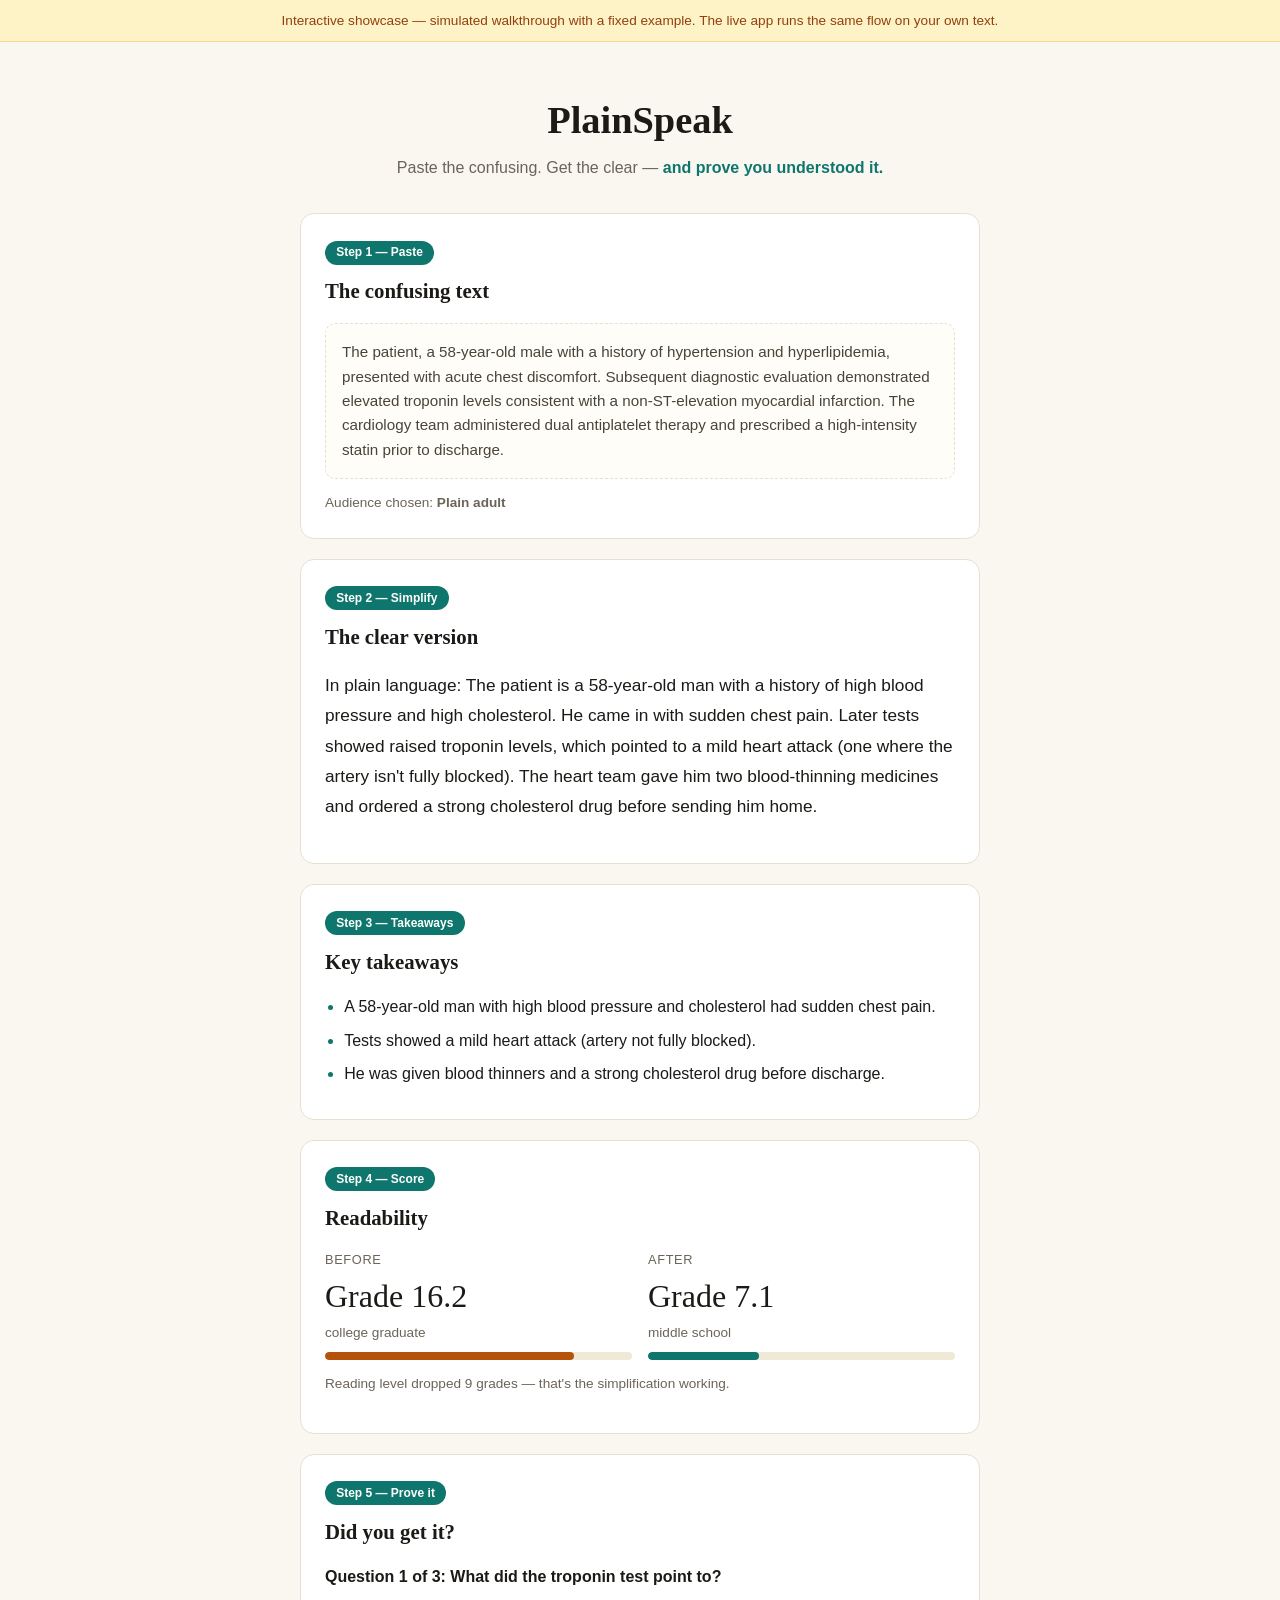
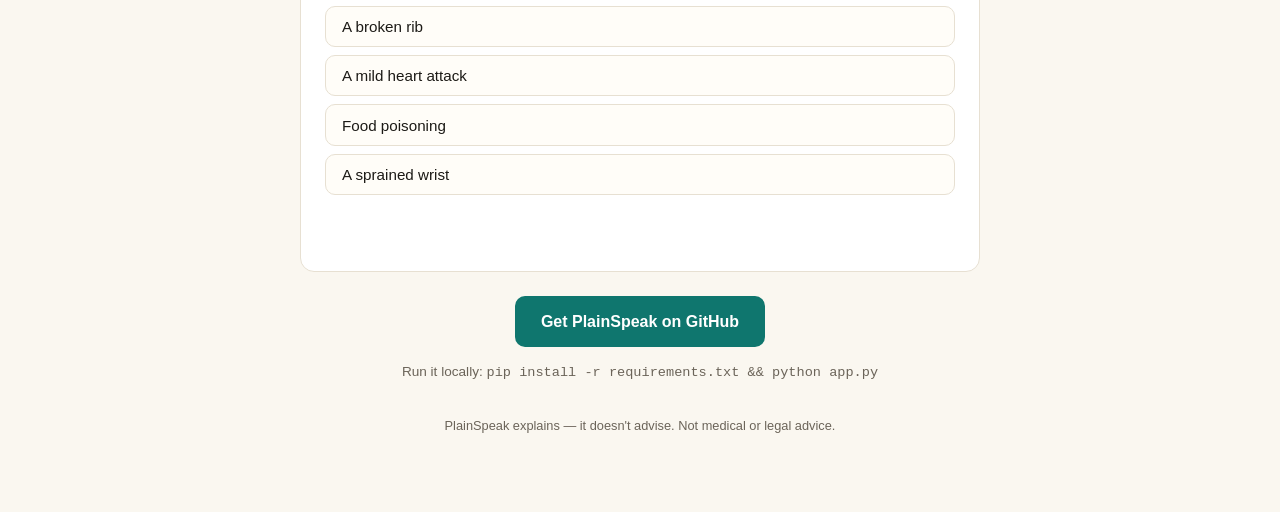
<file: demo/index.html>
<!DOCTYPE html>
<html lang="en">
<head>
<meta charset="utf-8">
<meta name="viewport" content="width=device-width, initial-scale=1">
<title>PlainSpeak — Interactive Showcase (simulated)</title>
<style>
  :root { --paper:#faf7f0; --ink:#1c1a16; --muted:#6b6459; --teal:#0f766e; --card:#fff; --line:#e7e0d2; --amber-bg:#fef3c7; }
  * { box-sizing:border-box; }
  body { margin:0; background:var(--paper); color:var(--ink);
    font-family:-apple-system,BlinkMacSystemFont,"Segoe UI",Roboto,Helvetica,Arial,sans-serif; line-height:1.6; }
  .column { max-width:720px; margin:0 auto; padding:2rem 1.25rem 4rem; }
  .sim-banner { background:var(--amber-bg); color:#92400e; text-align:center; font-size:.85rem;
    padding:.6rem 1rem; border-bottom:1px solid #f5d78e; }
  h1 { font-family:Georgia,serif; font-size:2.4rem; text-align:center; margin:1rem 0 .25rem; }
  .tagline { text-align:center; color:var(--muted); margin:0 0 2rem; }
  .card { background:var(--card); border:1px solid var(--line); border-radius:14px; padding:1.5rem; margin-bottom:1.25rem; }
  .card h2 { font-family:Georgia,serif; font-size:1.3rem; margin:0 0 1rem; }
  .dense { background:#fffdf8; border:1px dashed var(--line); border-radius:10px; padding:1rem; font-size:.95rem; color:#4a4438; }
  .simplified { font-size:1.08rem; line-height:1.75; }
  .takeaways { margin:0; padding-left:1.2rem; } .takeaways li { margin-bottom:.5rem; }
  .takeaways li::marker { color:var(--teal); }
  .scores { display:grid; grid-template-columns:1fr 1fr; gap:1rem; }
  .score-label { display:block; font-size:.8rem; color:var(--muted); text-transform:uppercase; letter-spacing:.05em; }
  .score-grade { font-family:Georgia,serif; font-size:2rem; }
  .score-sub { display:block; font-size:.85rem; color:var(--muted); }
  .bar { height:8px; background:#f0e9d8; border-radius:999px; margin-top:.5rem; overflow:hidden; }
  .bar-fill { height:100%; border-radius:999px; }
  .before { background:#b45309; width:81%; } .after { background:var(--teal); width:36%; }
  .quiz-opt { display:block; width:100%; text-align:left; border:1px solid var(--line); background:#fffdf8;
    border-radius:10px; padding:.7rem 1rem; font-size:.95rem; cursor:pointer; margin-bottom:.5rem; color:var(--ink); }
  .quiz-opt:hover:not(:disabled) { border-color:var(--teal); }
  .quiz-opt:disabled { cursor:default; }
  .quiz-opt.correct { border-color:#15803d; background:#f0fdf4; }
  .quiz-opt.wrong { border-color:#b91c1c; background:#fef2f2; }
  .quiz-feedback { font-size:.9rem; min-height:1.6em; }
  .good { color:#15803d; } .bad { color:#b91c1c; }
  .step { display:inline-block; background:var(--teal); color:#fff; font-size:.75rem; font-weight:700;
    border-radius:999px; padding:.15rem .7rem; margin-bottom:.6rem; }
  footer { text-align:center; color:var(--muted); font-size:.8rem; margin-top:2rem; }
  .cta { text-align:center; margin-top:1.5rem; }
  .cta a { display:inline-block; background:var(--teal); color:#fff; text-decoration:none;
    border-radius:10px; padding:.8rem 1.6rem; font-weight:700; }
</style>
</head>
<body>
<div class="sim-banner">Interactive showcase — simulated walkthrough with a fixed example. The live app runs the same flow on your own text.</div>
<main class="column">
  <h1>PlainSpeak</h1>
  <p class="tagline">Paste the confusing. Get the clear — <strong style="color:var(--teal)">and prove you understood it.</strong></p>

  <div class="card">
    <span class="step">Step 1 — Paste</span>
    <h2>The confusing text</h2>
    <div class="dense">The patient, a 58-year-old male with a history of hypertension and hyperlipidemia, presented with acute chest discomfort. Subsequent diagnostic evaluation demonstrated elevated troponin levels consistent with a non-ST-elevation myocardial infarction. The cardiology team administered dual antiplatelet therapy and prescribed a high-intensity statin prior to discharge.</div>
    <p style="color:var(--muted); font-size:.85rem; margin:.8rem 0 0">Audience chosen: <strong>Plain adult</strong></p>
  </div>

  <div class="card">
    <span class="step">Step 2 — Simplify</span>
    <h2>The clear version</h2>
    <p class="simplified">In plain language: The patient is a 58-year-old man with a history of high blood pressure and high cholesterol. He came in with sudden chest pain. Later tests showed raised troponin levels, which pointed to a mild heart attack (one where the artery isn't fully blocked). The heart team gave him two blood-thinning medicines and ordered a strong cholesterol drug before sending him home.</p>
  </div>

  <div class="card">
    <span class="step">Step 3 — Takeaways</span>
    <h2>Key takeaways</h2>
    <ul class="takeaways">
      <li>A 58-year-old man with high blood pressure and cholesterol had sudden chest pain.</li>
      <li>Tests showed a mild heart attack (artery not fully blocked).</li>
      <li>He was given blood thinners and a strong cholesterol drug before discharge.</li>
    </ul>
  </div>

  <div class="card">
    <span class="step">Step 4 — Score</span>
    <h2>Readability</h2>
    <div class="scores">
      <div><span class="score-label">Before</span><span class="score-grade">Grade 16.2</span>
        <span class="score-sub">college graduate</span><div class="bar"><div class="bar-fill before"></div></div></div>
      <div><span class="score-label">After</span><span class="score-grade">Grade 7.1</span>
        <span class="score-sub">middle school</span><div class="bar"><div class="bar-fill after"></div></div></div>
    </div>
    <p style="color:var(--muted); font-size:.85rem">Reading level dropped 9 grades — that's the simplification working.</p>
  </div>

  <div class="card">
    <span class="step">Step 5 — Prove it</span>
    <h2>Did you get it?</h2>
    <p id="qq" style="font-weight:600"></p>
    <div id="qopts"></div>
    <p id="qfb" class="quiz-feedback"></p>
  </div>

  <div class="cta">
    <a href="https://github.com/arindewangan/plainspeak">Get PlainSpeak on GitHub</a>
    <p style="color:var(--muted); font-size:.85rem;">Run it locally: <code>pip install -r requirements.txt &amp;&amp; python app.py</code></p>
  </div>

  <footer><p>PlainSpeak explains — it doesn't advise. Not medical or legal advice.</p></footer>
</main>
<script>
(function () {
  var questions = [
    { q: "What did the troponin test point to?",
      o: ["A broken rib", "A mild heart attack", "Food poisoning", "A sprained wrist"], a: 1 },
    { q: "What did the heart team give the patient before discharge?",
      o: ["Blood thinners and a cholesterol drug", "Only painkillers", "A flu shot", "Nothing — he refused treatment"], a: 0 },
    { q: "What does 'non-ST-elevation' mean in plain terms here?",
      o: ["The artery isn't fully blocked", "The heart stopped completely", "The test failed", "The patient needs no follow-up"], a: 0 }
  ];
  var i = 0, score = 0;
  var qq = document.getElementById("qq"), qopts = document.getElementById("qopts"), qfb = document.getElementById("qfb");
  function render() {
    if (i >= questions.length) {
      qq.textContent = "Your score: " + score + "/" + questions.length;
      qopts.innerHTML = "";
      qfb.textContent = score === 3 ? "Perfect — you actually understood it."
        : score >= 2 ? "Solid — the simplification did its job."
        : "Worth re-reading the clear version once more.";
      qfb.className = "quiz-feedback " + (score >= 2 ? "good" : "bad");
      return;
    }
    var cur = questions[i];
    qq.textContent = "Question " + (i + 1) + " of " + questions.length + ": " + cur.q;
    qopts.innerHTML = ""; qfb.textContent = "";
    cur.o.forEach(function (opt, j) {
      var b = document.createElement("button");
      b.className = "quiz-opt"; b.textContent = opt;
      b.onclick = function () {
        var ok = j === cur.a;
        if (ok) score++;
        Array.prototype.forEach.call(qopts.children, function (el, k) {
          el.disabled = true;
          if (k === cur.a) el.classList.add("correct");
          else if (k === j) el.classList.add("wrong");
        });
        qfb.textContent = ok ? "Right — nicely read." : "Not quite — the answer was: " + cur.o[cur.a];
        qfb.className = "quiz-feedback " + (ok ? "good" : "bad");
        setTimeout(function () { i++; render(); }, 1400);
      };
      qopts.appendChild(b);
    });
  }
  render();
})();
</script>
</body>
</html>
</file>
